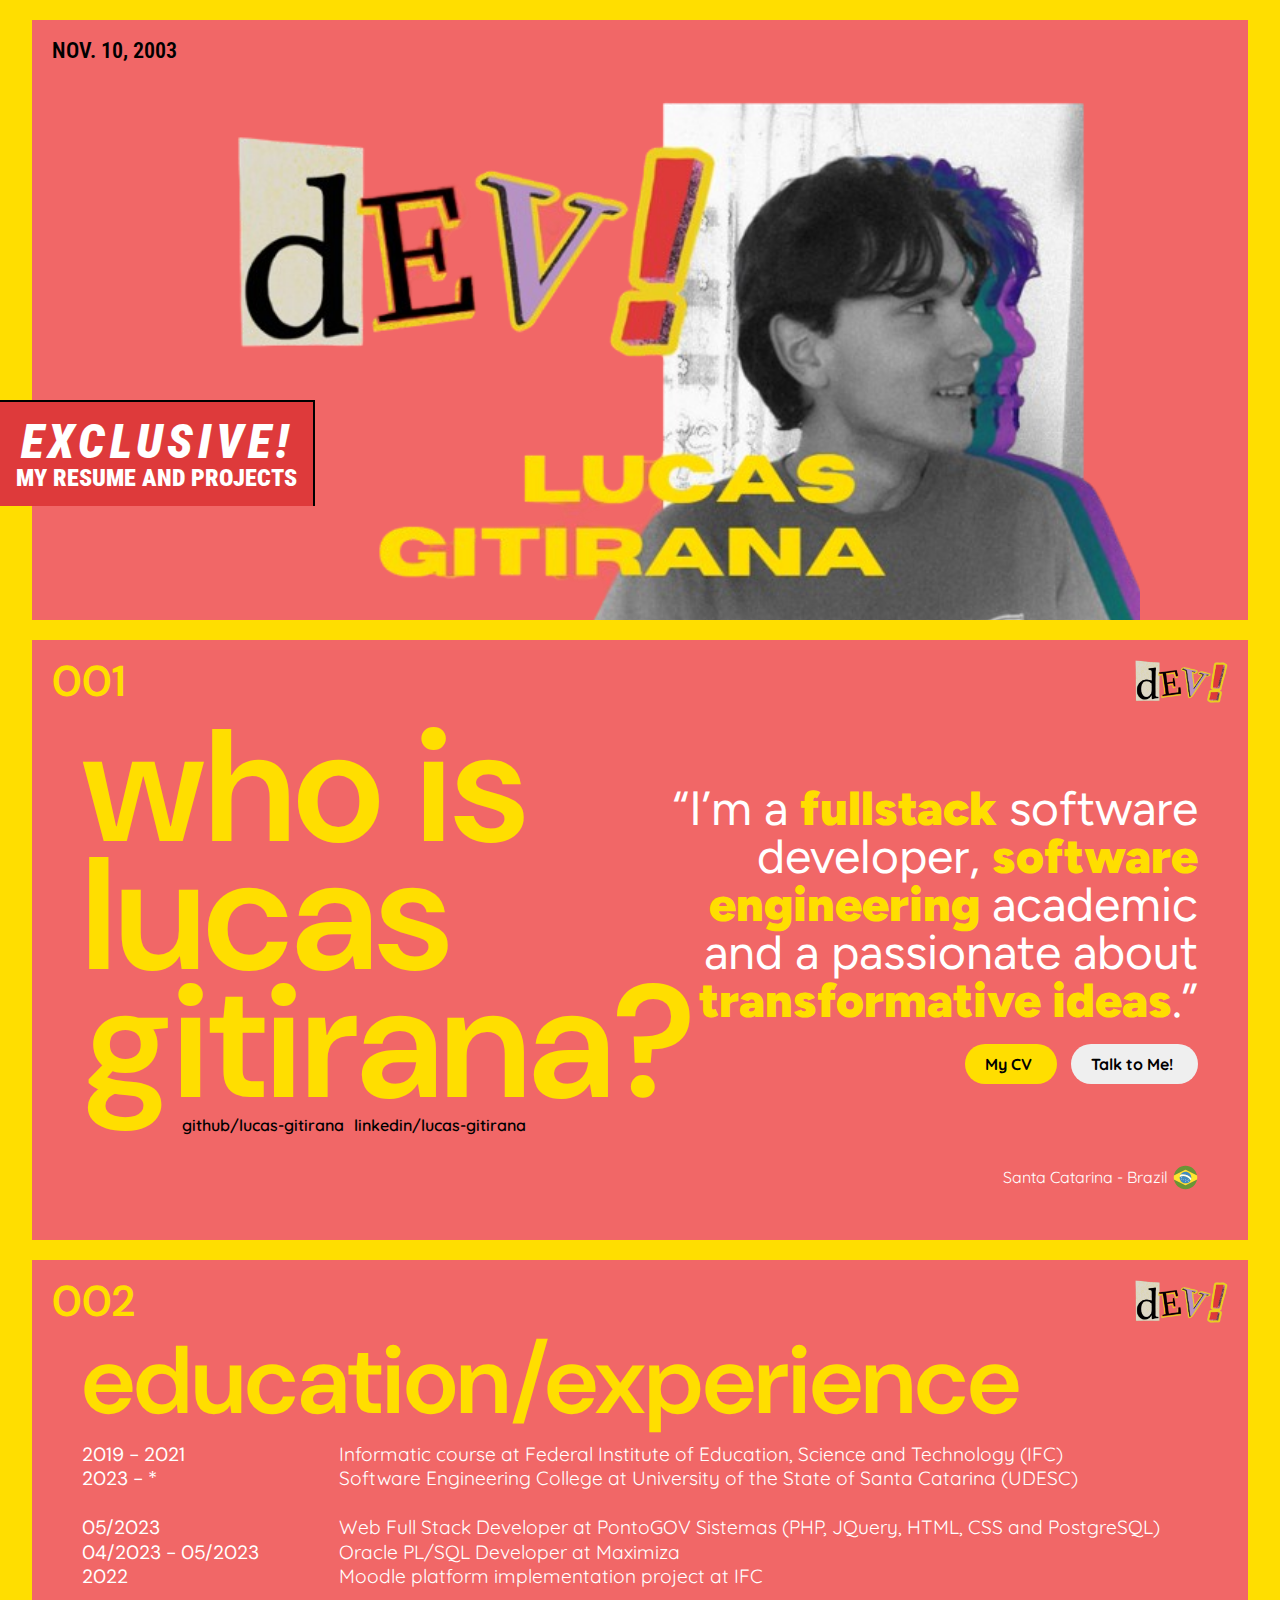
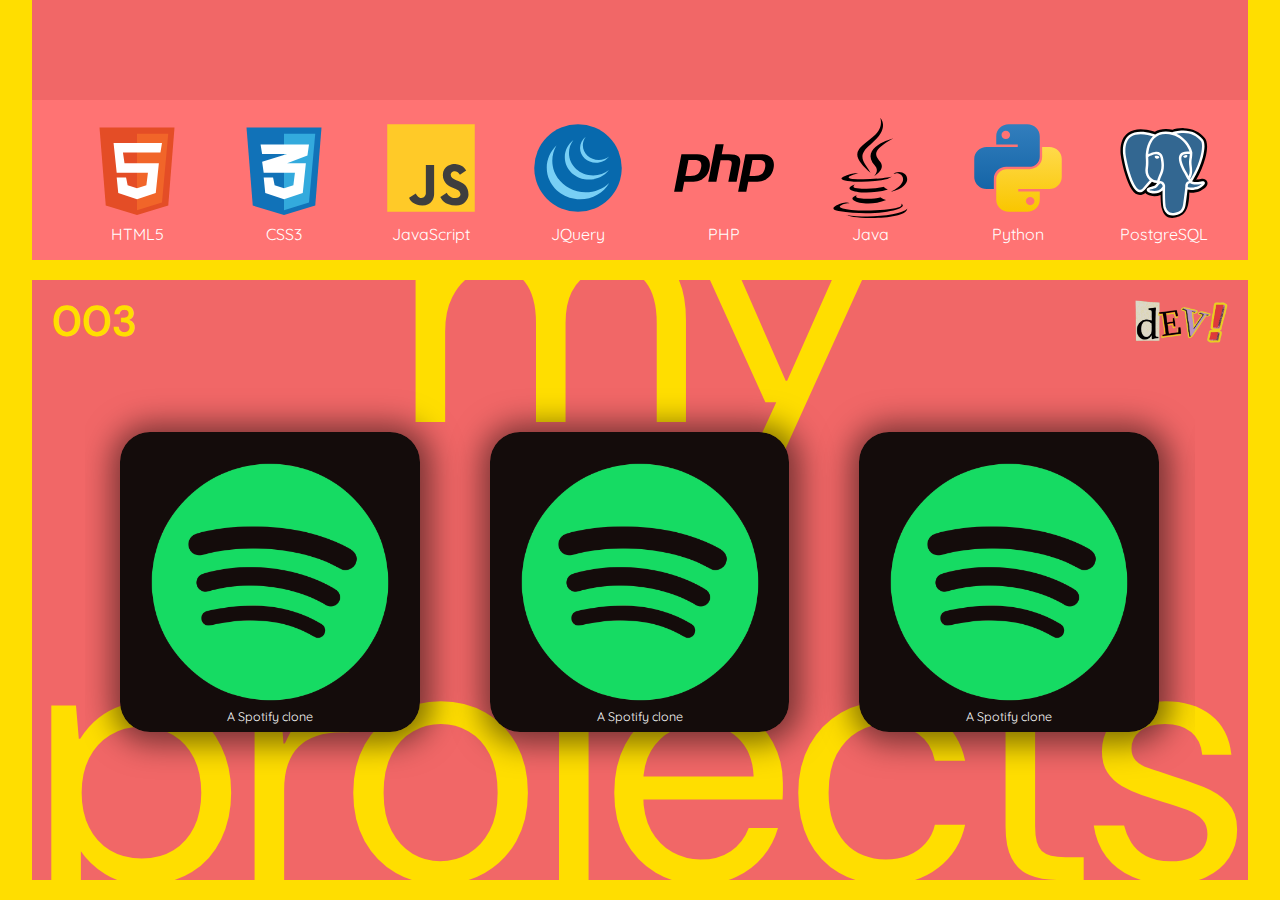
<file: index.html>
<!DOCTYPE html>
<html lang="en">
<head>
    <meta charset="UTF-8">
    <meta name="viewport" content="width=device-width, initial-scale=1.0">
    <link rel="stylesheet" href="style/reset.css">
    <link rel="stylesheet" href="style/index.css">
    <link rel="stylesheet" href="style/page2.css">
    <link rel="stylesheet" href="style/page3.css">
    <link rel="stylesheet" href="style/page4.css">
    <link rel="stylesheet" href="style/responsive.css">
    <link rel="stylesheet" href="https://cdnjs.cloudflare.com/ajax/libs/font-awesome/6.5.1/css/all.min.css" integrity="sha512-DTOQO9RWCH3ppGqcWaEA1BIZOC6xxalwEsw9c2QQeAIftl+Vegovlnee1c9QX4TctnWMn13TZye+giMm8e2LwA==" crossorigin="anonymous" referrerpolicy="no-referrer" />
    <title>Lucas' Portfolio</title>
</head>
<body>
    <div class="container">

        <!-- PAGE 01 -->
        <div class="page">
            <div class="page__header">
                <span>NOV. 10, 2003</span>
            </div>
            <div class="page__cover">
                <img src="assets/img/cover-pic-02.png" alt="Cover Picture">
            </div>
        </div>

        <div class="cover-label">
            <div class="cover-label__title">
                <span>EXCLUSIVE!</span>
            </div>
            <div class="cover-label__subtitle">
                <span>MY RESUME AND PROJECTS</span>
            </div>
        </div>

        <!-- PAGE 02 -->
        <div class="page">
            <div class="page__header">
                <span class="page__header__number">001</span>
                <img class="dev_logo" src="assets/img/dev-logo.png" alt="">
            </div>

            <div class="page__content">

                <div class="content-presentation">
                    <div class="presentation">
                        <div class="presentation__title">
                            <span>who is lucas gitirana?</span>
                        </div>
                        <div class="presentation__links">
                            <div class="presentation__links_github">
                                <a href="https://github.com/lucas-gitirana" target="_blank">
                                    <span><i class="fa-brands fa-github"></i></span>
                                    <span>github/lucas-gitirana</span>
                                </a>
                            </div>

                            <div class="presentation__links_linkedin">
                                <a href="https://www.linkedin.com/in/lucas-gitirana-387aa7203/" target="_blank">
                                    <span><i class="fa-brands fa-linkedin"></i></span>
                                    <span>linkedin/lucas-gitirana</span>
                                </a>
                            </div>
                        </div>
                    </div>

                    <div class="explanation">
                        <div class="explanation__answer">
                            <div class="explanation__answer__text">
                                <p>“I’m a <strong>fullstack</strong> software developer, <strong>software engineering</strong> academic and a passionate about <strong>transformative ideas</strong>.”</p>
                            </div>

                            <div class="explanation__answer__contents">
                                <button class="my-cv">
                                    <span>My CV</span>
                                    <i class="fa-solid fa-arrow-down"></i>
                                </button>
                                <button class="talk-to-me">
                                    <span>Talk to Me!</span>
                                    <i class="fa-solid fa-envelope"></i>
                                </button>
                            </div>
                        </div>

                        <div class="explanation__local">
                            <span>Santa Catarina - Brazil</span>
                            <img src="assets/img/brazil-flag.svg" alt="Brazil's Flag">
                        </div>
                    </div>
                </div>

            </div>
        </div>

        <!-- PAGE 03 -->
        <div class="page">
            <div class="page__header">
                <span class="page__header__number">002</span>
                <img class="dev_logo" src="assets/img/dev-logo.png" alt="">
            </div>

            <div class="page__content">

                <div class="content-cv">
                    <div class="cv">
                        <div class="cv__title">
                            <h2>education/experience</h2>
                        </div>
                        <div class="cv__description">

                            <div class="cv__description__periods">

                                <div class="cv__description__periods__education">
                                    <ul>
                                        <li>2019 - 2021</li>
                                        <li>2023 - *</li>
                                    </ul>
                                </div>

                                <div class="cv__description__periods__experience">
                                    <ul>
                                        <li>05/2023</li>
                                        <li>04/2023 - 05/2023</li>
                                        <li>2022</li>
                                    </ul>
                                </div>


                            </div>

                            <div class="cv__description__jobs">

                                <div class="cv__description__jobs__education">
                                    <ul>
                                        <li>Informatic course at Federal Institute of Education, Science and Technology (IFC)</li>
                                        <li>Software Engineering College at University of the State of Santa Catarina (UDESC)</li>
                                    </ul>
                                </div>

                                <div class="cv__description__jobs__experience">
                                    <ul>
                                        <li>Web Full Stack Developer at PontoGOV Sistemas (PHP, JQuery, HTML, CSS and PostgreSQL)</li>
                                        <li>Oracle PL/SQL Developer at Maximiza</li>
                                        <li>Moodle platform implementation project at IFC</li>
                                    </ul>
                                </div>

                            </div>
                        </div>
                    </div>

                    <div class="technologies">
                        <div class="slider-container" id="technologies-carrossel">

                            <div class="slider-button-left">
                                <button id="previous-technology">
                                    <i class="fa-solid fa-chevron-left"></i>
                                </button>
                            </div>

                            <div class="slider-content-container">
                                <div class="slider-content" id="technologies-images">

                                <div class="slider-card">
                                    <div class="slider-card__picture">
                                        <img src="assets/img/html-logo.svg" alt="">
                                    </div>
                                    <div class="slider-card__description">
                                        <span>HTML5</span>
                                    </div>
                                </div>

                                <div class="slider-card">
                                    <div class="slider-card__picture">
                                        <img src="assets/img/css-logo.svg" alt="">
                                    </div>
                                    <div class="slider-card__description">
                                        <span>CSS3</span>
                                    </div>
                                </div>

                                <div class="slider-card">
                                    <div class="slider-card__picture">
                                        <img src="assets/img/javascript-logo.svg" alt="">
                                    </div>
                                    <div class="slider-card__description">
                                        <span>JavaScript</span>
                                    </div>
                                </div>

                                <div class="slider-card">
                                    <div class="slider-card__picture">
                                        <img src="assets/img/jquery-logo.svg" alt="">
                                    </div>
                                    <div class="slider-card__description">
                                        <span>JQuery</span>
                                    </div>
                                </div>

                                <div class="slider-card">
                                    <div class="slider-card__picture">
                                        <img src="assets/img/php-logo.svg" alt="">
                                    </div>
                                    <div class="slider-card__description">
                                        <span>PHP</span>
                                    </div>
                                </div>

                                <div class="slider-card">
                                    <div class="slider-card__picture">
                                        <img src="assets/img/java-logo.svg" alt="">
                                    </div>
                                    <div class="slider-card__description">
                                        <span>Java</span>
                                    </div>
                                </div>

                                <div class="slider-card">
                                    <div class="slider-card__picture">
                                        <img src="assets/img/python-logo.svg" alt="">
                                    </div>
                                    <div class="slider-card__description">
                                        <span>Python</span>
                                    </div>
                                </div>

                                <div class="slider-card">
                                    <div class="slider-card__picture">
                                        <img src="assets/img/postgresql-logo.svg" alt="">
                                    </div>
                                    <div class="slider-card__description">
                                        <span>PostgreSQL</span>
                                    </div>
                                </div>

                                <div class="slider-card">
                                    <div class="slider-card__picture">
                                        <img src="assets/img/mysql-logo.svg" alt="">
                                    </div>
                                    <div class="slider-card__description">
                                        <span>MySQL</span>
                                    </div>
                                </div>

                                <div class="slider-card">
                                    <div class="slider-card__picture">
                                        <img src="assets/img/git-logo.svg" alt="">
                                    </div>
                                    <div class="slider-card__description">
                                        <span>Git</span>
                                    </div>
                                </div>

                                <div class="slider-card">
                                    <div class="slider-card__picture">
                                        <img src="assets/img/github-logo.svg" alt="">
                                    </div>
                                    <div class="slider-card__description">
                                        <span>GitHub</span>
                                    </div>
                                </div>

                                <div class="slider-card">
                                    <div class="slider-card__picture">
                                        <img src="assets/img/android-studio-logo.svg" alt="">
                                    </div>
                                    <div class="slider-card__description">
                                        <span>Android Studio</span>
                                    </div>
                                </div>

                            </div>
                            </div>


                            <div class="slider-button-right">
                                <button id="next-technology">
                                    <i class="fa-solid fa-chevron-right"></i>
                                </button>
                            </div>
                        </div>
                    </div>
                </div>

            </div>
        </div>

        <!-- PAGE 04 -->
        <div class="page">

            <div class="page__background-title">
                <div class="page__background-title__text-1">
                    <span>my</span>
                </div>

                <div class="page__background-title__text-2">
                    <span>projects</span>
                </div>
            </div>

            <div class="page__header">
                <span class="page__header__number">003</span>
                <img class="dev_logo" src="assets/img/dev-logo.png" alt="">
            </div>

            <div class="page__content">

                <div class="page__content__projects">

                    <div class="projects-container">

                        <div class="projects-container__left">
                            <button id="prevProject">
                                <i class="fa-solid fa-chevron-left"></i>
                            </button>
                        </div>

                        <div class="cards-containter">
                            <div id="projectsCarousel" class="projects-container__content">

                                <div class="project-card">
                                    <a href="fumus-project.html">
                                        <img src="assets/img/projects_spotify_logo.png" alt="Spotify Clone">
                                        <span>
                                            A Spotify clone
                                        </span>
                                    </a>
                                </div>

                                <div class="project-card">
                                    <a href="">
                                        <img src="assets/img/projects_spotify_logo.png" alt="Spotify Clone">
                                        <span>
                                            A Spotify clone
                                        </span>
                                    </a>
                                </div>

                                <div class="project-card">
                                    <a href="">
                                        <img src="assets/img/projects_spotify_logo.png" alt="Spotify Clone">
                                        <span>
                                            A Spotify clone
                                        </span>
                                    </a>
                                </div>

                                <div class="project-card">
                                    <a href="">
                                        <img src="assets/img/projects_spotify_logo.png" alt="Spotify Clone">
                                        <span>
                                            A Spotify clone
                                        </span>
                                    </a>
                                </div>

                                <div class="project-card">
                                    <a href="">
                                        <img src="assets/img/projects_spotify_logo.png" alt="Spotify Clone">
                                        <span>
                                            A Spotify clone
                                        </span>
                                    </a>
                                </div>

                            </div>
                        </div>

                        <div class="projects-container__right">
                            <button id="nextProject">
                                <i class="fa-solid fa-chevron-right"></i>
                            </button>
                        </div>
                    </div>
                </div>

            </div>
        </div>
    </div>
</body>

<script>

    /* //Technologies carousel

    let hiddenElements = 0;

    document.addEventListener("DOMContentLoaded", function () {
        const container = document.querySelector('.slider-content');
        const items = document.querySelectorAll('.slider-card');

        items.forEach(function (item) {
            const itemRect = item.getBoundingClientRect();
            const containerRect = container.getBoundingClientRect();

            if (itemRect.left >= containerRect.right) {
                hiddenElements++;
            }
        });
    });

    const carrossel = document.getElementById('technologies-carrossel');
    const images = document.getElementById('technologies-images');
    const nextTech = document.getElementById('next-technology');
    const previousTech = document.getElementById('previous-technology');

    let index = 0;

    previousTech.addEventListener('click', () => {

        if(index > 0){
            index--;
            updateCarrossel();
        }
    })

    nextTech.addEventListener('click', () => {

        if(index < hiddenElements){
            index++;
            updateCarrossel();
        }
    })

    function updateCarrossel(){
        const position = -index * 12 + '%';
        images.style.transform = 'translateX('+position+')';
    } */

</script>

<script src="education-experience.js"></script>
<script src="my-projects.js"></script>

</html>
</file>
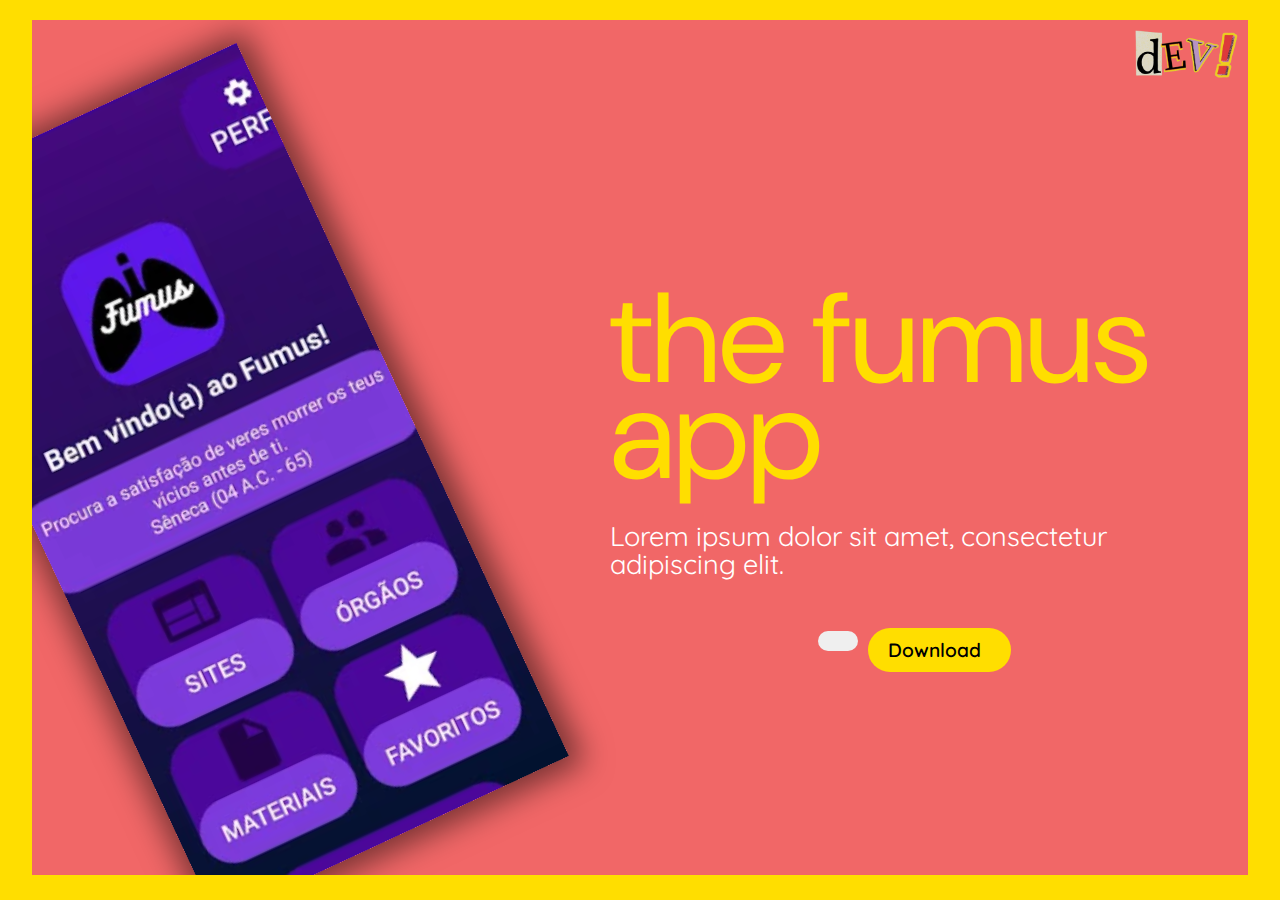
<file: fumus-project.html>
<!DOCTYPE html>
<html lang="en">
<head>
    <meta charset="UTF-8">
    <meta name="viewport" content="width=device-width, initial-scale=1.0">
    <link rel="stylesheet" href="style/reset.css">
    <link rel="stylesheet" href="style/index.css">
    <link rel="stylesheet" href="style/page2.css">
    <link rel="stylesheet" href="style/fumus-project.css">
    <link rel="stylesheet" href="https://cdnjs.cloudflare.com/ajax/libs/font-awesome/6.5.1/css/all.min.css" integrity="sha512-DTOQO9RWCH3ppGqcWaEA1BIZOC6xxalwEsw9c2QQeAIftl+Vegovlnee1c9QX4TctnWMn13TZye+giMm8e2LwA==" crossorigin="anonymous" referrerpolicy="no-referrer" />
    <title>Lucas' Portfolio</title>
</head>
<body>
    <div class="container">

        <div class="project-page">

            <div class="project-page__header">
                <div class="project-page__header__logo-project">
                    <img class="dev_logo" src="assets/img/dev-logo.png" alt="">
                </div>
            </div>

            <div class="project-page__content">

                <div class="project-picture">
                    <div class="project-picture__image">
                        <img src="assets/img/fumus-project-image.png" alt="Fumus App PrintScreen">
                    </div>
                </div>

                <div class="project-description">

                    <div class="project-description__text">
                        <div class="project-description__text__title">
                            <h2>the fumus app</h2>
                        </div>

                        <div class="project-description__text__info">
                            <p>Lorem ipsum dolor sit amet, consectetur adipiscing elit.</p>
                        </div>
                    </div>

                    <div class="project-description__action">
                        <a href="index.html">
                            <button class="return">
                                <i class="fa-solid fa-rotate-left"></i>
                            </button>
                        </a>

                        <button class="download">
                            <span>Download</span>
                            <i class="fa-solid fa-arrow-down"></i>
                        </button>
                    </div>
                </div>
            </div>

        </div>

    </div>
</body>

</html>
</file>
<file: style/index.css>
@import url('https://fonts.googleapis.com/css2?family=Roboto+Condensed&display=swap');
@import url('https://fonts.googleapis.com/css2?family=Quicksand:wght@300&display=swap');
@import url('https://fonts.googleapis.com/css2?family=Archivo+Black&display=swap');

/* ------------- ANIMATIONS ------------- */
@keyframes pageCoverAnimation {
    50% {
        transform: rotate(-0.4deg);
    }
    90% {
        transform: rotate(1deg);
    }
}

@keyframes labelCoverAnimation {
    0% {
        color: rgba(255, 222, 0, 1);
    }
}

/* ------------- ANIMATIONS ------------- */

*{
    margin: 0;
    box-sizing: border-box;
}

.container{
    display: flex;
    flex-direction: column;
    align-items: center;
    width: 100vw;
    background-color: rgba(255, 222, 0, 1);
    padding-bottom: 20px;
}

.page{
    display: flex;
    flex-direction: column;
    justify-content: flex-start;
    width: 95vw;
    height: 600px;
    background-color: rgba(241, 103, 103, 1);
    margin-top: 20px;
    overflow: hidden;
}

.page__header{
    display: flex;
    justify-content: space-between;
    padding: 20px 20px 0 20px;
    font-weight: 600;
    font-size: 1.35em;
    font-family: 'Roboto Condensed', sans-serif;
}

.page__cover{
    display: flex;
    justify-content: center;
    align-items: center;
    margin-top: 10px;
    animation: pageCoverAnimation 4s infinite;
}

.page__cover img{
    height: 550px;
}

.cover-label{
    display: flex;
    flex-direction: column;
    justify-content: center;
    align-items: center;
    position: absolute;
    top: 400px;
    left: 0px;
    border-top: 2px solid black;
    border-right: 2px solid black;
    padding: 1em;
    background-color: rgba(222, 58, 59, 1);
}

.cover-label span{
    font-family: 'Roboto Condensed', sans-serif;
    font-weight: 900;
}

.cover-label .cover-label__title{
    font-size: 3em;
    font-style: italic;
    letter-spacing: 0.1em;
    animation: labelCoverAnimation 1s infinite;
    color: #fff;
}

.cover-label .cover-label__subtitle{
    font-size: 1.5em;
    color: #fff;
}
</file>
<file: style/page2.css>
@import url('https://fonts.googleapis.com/css2?family=DM+Sans:opsz,wght@9..40,600;9..40,800&display=swap');
@import url('https://fonts.googleapis.com/css2?family=Figtree:ital,wght@1,300&display=swap');
@import url('https://fonts.googleapis.com/css2?family=Quicksand:wght@300&display=swap');

.page__header .dev_logo{
    height: 2em;
}

.page__header .page__header__number{
    font-size: 2em;
    color: rgba(255, 222, 0, 1);
    font-family: 'DM Sans', sans-serif;
}

.page__content{
    height: 100%;
}

.content-presentation{
    display: flex;
    justify-content: space-around;
    padding: 20px;
    height: 100%;
}

.content-presentation .presentation{
    display: flex;
    flex-direction: column;
    margin-right: 10px;
}

.content-presentation .presentation .presentation__title{
    display: flex;
    width: 495px;
}

.content-presentation .presentation .presentation__title span{
    font-size: 10em;
    color: rgba(255, 222, 0, 1);
    font-weight: 600;
    font-family: 'DM Sans', sans-serif;
    line-height: 0.8;
}

.content-presentation .presentation .presentation__links{
    margin: 10px 0px 0px 100px;
    display: flex;
    justify-content: flex-start;
}

.content-presentation .presentation .presentation__links a{
    margin-right: 10px;
    text-decoration: none;
    color: #000;
    font-family: 'Quicksand', sans-serif;
    font-weight: 600;
}

.content-presentation .presentation .presentation__links a:hover{
    text-decoration: underline;
}

.explanation{
    display: flex;
    flex-direction: column;
    justify-content: space-around;
    margin-top: 30px;
}

.explanation .explanation__answer{
    display: flex;
    flex-direction: column;
    justify-content: center;
    align-items: end;
}

.explanation .explanation__answer .explanation__answer__text{
    font-family: 'Figtree', sans-serif;
    color: #fff;
    font-size: 3em;
    text-align: end;
    width: 550px;
}

.explanation .explanation__answer .explanation__answer__text strong{
    font-weight: 900;
    color: rgba(255, 222, 0, 1);;
}

.explanation .explanation__answer .explanation__answer__contents{
    padding: 20px 0px;
}

.explanation .explanation__answer .explanation__answer__contents button{
    font-family: 'Quicksand', sans-serif;
    font-weight: 900;
    border-radius: 50px;
    border: none;
    padding: 10px 20px;
    font-size: 1em;
    cursor: pointer;
    margin-left: 10px;
}

.explanation .explanation__answer .explanation__answer__contents button:hover{
    box-shadow: 2px 2px 15px rgba(0, 0, 0, 0.3);
}

.explanation .explanation__answer .explanation__answer__contents .my-cv{
    background-color: rgba(255, 222, 0, 1);
}

.explanation .explanation__answer .explanation__answer__contents button span{
    margin-right: 5px;
}

.explanation .explanation__local{
    font-family: 'Quicksand', sans-serif;
    display: flex;
    align-items: center;
    justify-content: flex-end;
    color: #fff;
}

.explanation .explanation__local img{
    margin-left: 5px;
}
</file>
<file: style/page3.css>
@import url('https://fonts.googleapis.com/css2?family=DM+Sans:opsz,wght@9..40,600;9..40,800&display=swap');
@import url('https://fonts.googleapis.com/css2?family=Figtree:ital,wght@1,300&display=swap');
@import url('https://fonts.googleapis.com/css2?family=Quicksand:wght@300&display=swap');

.content-cv{
    display: flex;
    flex-direction: column;
    justify-content: space-between;
    height: 100%;
}

.cv{
    display: flex;
    flex-direction: column;
    padding: 20px 50px;
}

.cv .cv__title{
    font-size: 6em;
    color: rgba(255, 222, 0, 1);
    font-weight: 600;
    font-family: 'DM Sans', sans-serif;
    line-height: 0.8;
}

.cv .cv__description{
    display: flex;
    font-size: 1.2em;
    padding: 25px 10px 0px 0px;
    color: #fff;
    overflow: auto;
}

.cv .cv__description li{
    margin-bottom: 5px;
}

.cv .cv__description ul{
    margin-bottom: 30px;
}

.cv .cv__description .cv__description__periods{
    font-family: 'DM Sans', sans-serif;
    margin-right: 80px;
}

.cv .cv__description .cv__description__jobs{
    font-family: 'Quicksand', sans-serif;
}

.technologies{
    background-color: rgba(255, 115, 115, 1);
    width: 100%;
}

.technologies .slider-container{
    display: flex;
    justify-content: space-between;
    align-items: center;
    padding: 10px 0px;
}

.technologies .slider-container .slider-button-left, .technologies .slider-container .slider-button-right{
    display: flex;
    justify-content: center;
    margin: 0px 10px;
}


.technologies .slider-container button{
    border: none;
    background-color: transparent;
    cursor: pointer;
    width: fit-content;
}

.technologies .slider-container button i{
    font-size: 3.5em;
    color: rgba(255, 222, 0, 1);
}

.technologies .slider-container button i:hover{
    color: rgb(251, 82, 82);
}

.technologies .slider-container .slider-content .slider-card{
    display: flex;
    flex-direction: column;
    justify-content: center;
    align-items: center;
}

.technologies .slider-container .slider-content-container{
    overflow-x: hidden;
}

.technologies .slider-container .slider-content-container .slider-content{
    display: flex;
    justify-content: flex-start;
    width: 100%;
    transition: transform 0.5s ease-in-out;
}

.technologies .slider-container .slider-content-container .slider-content .slider-card{
    display: flex;
    flex-direction: column;
    align-items: center;
    justify-content: end;
    margin: 0px 10px;
    padding: 8px;
    flex: 0 0 11%;
    box-sizing: border-box;
}

.technologies .slider-container .slider-content-container .slider-content .slider-card .slider-card__description{
    display: flex;
    justify-content: center;
    align-items: center;
    text-align: center;
    margin-top: 5px;
    width: max-content;
}

.technologies .slider-container .slider-content-container .slider-content .slider-card span{
    font-family: 'Quicksand', sans-serif;
    color: #fff;
}
</file>
<file: style/page4.css>
@import url('https://fonts.googleapis.com/css2?family=DM+Sans:opsz,wght@9..40,600;9..40,800&display=swap');

.page__header{
    z-index: 2;
}

.page__background-title{
    position: absolute;
    display: flex;
    flex-direction: column;
    justify-content: space-between;
    align-items: center;
    height: 600px;
    width: 95vw;
    overflow: hidden;
    z-index: 1;
}

.page__background-title .page__background-title__text-1{
    display: flex;
    justify-content: center;
    align-items: flex-start;
}

.page__background-title .page__background-title__text-2{
    display: flex;
    justify-content: center;
    align-items: end;
}

.page__background-title span{
    display: flex;
    justify-content: center;
    color: rgba(255, 222, 0, 1);
    font-family: 'DM Sans', sans-serif;
    font-size: 22em;
}

.page__background-title .page__background-title__text-1 span{
    line-height: 0.13;
}

.page__background-title .page__background-title__text-2 span{
    line-height: 0.68;
}

.page__content{
    z-index: 2;
}

.page__content .page__content__projects{
    position: relative;
    display: flex;
    justify-content: center;
    align-items: center;
    height: 100%;
}

.page .projects-container{
    display: flex;
    justify-content: center;
    align-items: center;
}

.page .projects-container button{
    border: none;
    cursor: pointer;
    background-color: transparent;
}

.page .projects-container button i{
    font-size: 3.5em;
    color: rgba(255, 222, 0, 1);
}

.page .projects-container button i:hover{
    color: rgb(255, 232, 232);
}

.page .projects-container .cards-containter{
    overflow-x: hidden;
}

.page .projects-container .projects-container__content{
    display: flex;
    width: 1110px;
    padding: 44px 0;
    margin-bottom: 60px;
    transition: transform 0.5s ease-in-out;
}

.page .projects-container .projects-container__content .project-card{
    display: flex;
    flex-direction: column;
    justify-content: end;
    align-items: center;
    position: relative;
    box-shadow: 2px 2px 30px 10px rgba(0, 0, 0, 0.5);
    border-radius: 30px;
    overflow: hidden;
    margin: 0 35px;
    flex: 0 0 27%;
    box-sizing: border-box;
}

.page .projects-container .projects-container__content .project-card:hover{
    box-shadow: 5px 5px 20px 10px rgba(0, 0, 0, 0.5);
}

.page .projects-container .projects-container__content > :first-child{
    margin-left: 35px;
}

.page .projects-container .projects-container__content > :last-child{
    margin-right: 35px;
}

.page .projects-container .projects-container__content .project-card img{
    width: 300px;
    height: 300px;
    display: block;
}

.page .projects-container .projects-container__content .project-card span{
    position: absolute;
    top: 95%;
    left: 50%;
    transform: translate(-50%, -50%);
    color: #fff;
    font-family: 'Quicksand', sans-serif;
    font-size: 0.78em;
    width: max-content;
}
</file>
<file: style/responsive.css>
/* Smartphone (portrait) */
@media screen and (max-width: 768px) {

    .page{
        display: flex;
        flex-direction: column;
        justify-content: space-between;
        height: 250px;
    }

    .page__header span{
        font-size: 0.7em;
    }

    .page__header .page__header__number{
        font-size: 1em;
    }

    .page__header .dev_logo{
        height: 1.5em;
    }

    .cover-label{
        display: none;
    }

    .page__cover img{
        height: 190px;
    }


    .explanation .explanation__answer .explanation__answer__text {
        font-size: 1em;
    }

    .content-presentation{
        display: block;
    }

    .content-presentation .presentation .presentation__title span {
        font-size: 1.7em;
    }

    .content-presentation .presentation .presentation__links{
        font-size: 0.5em;
        margin: 0;
        margin-top: 5px;
    }

    .explanation{
        margin-top: 20px;
    }

    .explanation .explanation__answer{
        align-items: center;
    }

    .explanation .explanation__answer .explanation__answer__text{
        width: auto;
        text-align: justify;
    }

    .explanation .explanation__answer .explanation__answer__contents{
        padding: 10px 0px;
    }

    .explanation .explanation__answer .explanation__answer__contents button{
        font-size: 0.5em;
        padding: 5px 10px;
    }

    .explanation .explanation__local{
        font-size: 0.5em;
        justify-content: center;
    }

    .explanation .explanation__local img{
        height: 15px;
    }

    .cv{
        padding: 10px 10px;
    }

    .cv .cv__title{
        font-size: 1.5em;
    }

    .cv .cv__description{
        font-size: 0.4em;
        padding: 10px 4px;
    }

    .cv .cv__description ul{
        margin-bottom: 0;
    }

    .cv .cv__description .cv__description__periods{
        margin-right: 0;
    }

    .cv .cv__description .cv__description__jobs{
        width: 386px;
    }

    .technologies .slider-container .slider-content-container .slider-content .slider-card .slider-card__picture img{
        height: 40px;
    }

    .technologies .slider-container .slider-content-container .slider-content .slider-card .slider-card__description span{
        font-size: 0.5em;
    }

    .technologies .slider-container button i{
        font-size: 0.7em;
    }

    .technologies .slider-container .slider-content-container .slider-content .slider-card{
        margin: 0;
        padding: 2px;
    }

    .page__background-title{
        height: 490px;
        justify-content: start;
    }

    .page__background-title span{
        font-size: 5em;
    }

    .page__background-title .page__background-title__text-2{
        margin-top: 186px;
    }

    .page__content .page__content__projects{
        height: 75%;
    }

    .page .projects-container .projects-container__content{
        width: 225px;
        padding: 35px 27px;
        margin: 0;
    }

    .page .projects-container button i{
        font-size: 2.5em;
    }


    .page .projects-container .projects-container__content .project-card{
        margin: 0 25px;
        flex: 0 0 125px;
        border-radius: 8px;
    }

    .page .projects-container .projects-container__content .project-card img{
        height: 125px;
        width: 125px;
    }
}
</file>
<file: style/fumus-project.css>
body{
    background-color: rgba(255, 222, 0, 1);
}

.project-page{
    display: flex;
    flex-direction: column;
    justify-content: flex-start;
    width: 95vw;
    height: 95vh;
    background-color: rgba(241, 103, 103, 1);
    margin-top: 20px;
    overflow: hidden;
}

.project-page .project-page__header .project-page__header__logo-project{
    display: flex;
    justify-content: end;
    padding: 10px;
}

.project-page .project-page__header .project-page__header__logo-project .dev_logo{
    height: 3em;
}

.project-page .project-page__content{
    display: flex;
    justify-content: space-between;
    align-items: center;
    height: 100%;
}

.project-page .project-page__content .project-picture{
    display: flex;
    justify-content: flex-start;
    height: 100%;
    width: 40%;
}

.project-page .project-page__content .project-picture .project-picture__image{
    display: flex;
    align-items: center;
    justify-content: center;
    text-align: center;
    height: 100%;
    width: 80%;
    transform: rotate(-25deg);
    position: relative;
    overflow: hidden;
    box-shadow: 2px 2px 30px 10px rgba(0, 0, 0, 0.5);
}

.project-page .project-page__content .project-picture .project-picture__image img{
    position: absolute;
    top: 0;
    left: 0;
    width: 100%;
    height: 100%;
    object-fit: cover;
}

.project-page .project-page__content .project-description{
    display: flex;
    flex-direction: column;
    justify-content: center;
    height: 100%;
    width: 50%;
    margin-right: 30px;
}

.project-page .project-page__content .project-description .project-description__text .project-description__text__title{
    padding-bottom: 40px;
}

.project-page .project-page__content .project-description .project-description__text .project-description__text__title h2{
    font-family: 'DM Sans', sans-serif;
    font-size: 8em;
    color: rgba(255, 222, 0, 1);
    line-height: 0.75;
}

.project-page .project-page__content .project-description .project-description__text .project-description__text__info{
    font-family: 'Quicksand', sans-serif;
    font-size: 1.7em;
    color: #fff;
}

.project-page .project-page__content .project-description .project-description__action{
    display: flex;
    justify-content: center;
    margin-top: 50px;
}

.project-page .project-page__content .project-description .project-description__action a{
    text-decoration: none;
    color: black;
}

.project-page .project-page__content .project-description .project-description__action button{
    border: none;
    border-radius: 500px;
    cursor: pointer;
    padding: 10px 20px;
    font-size: 1.2em;
    font-weight: 600;
}

.project-page .project-page__content .project-description .project-description__action .download{
    background-color: rgba(255, 222, 0, 1);
    font-family: 'Quicksand', sans-serif;
    margin-left: 10px;
}

.project-page .project-page__content .project-description .project-description__action .download span{
    margin-right: 10px;
}

.project-page .project-page__content .project-description .project-description__action button:hover{
    box-shadow: 2px 2px 15px rgba(0, 0, 0, 0.3);
}
</file>
